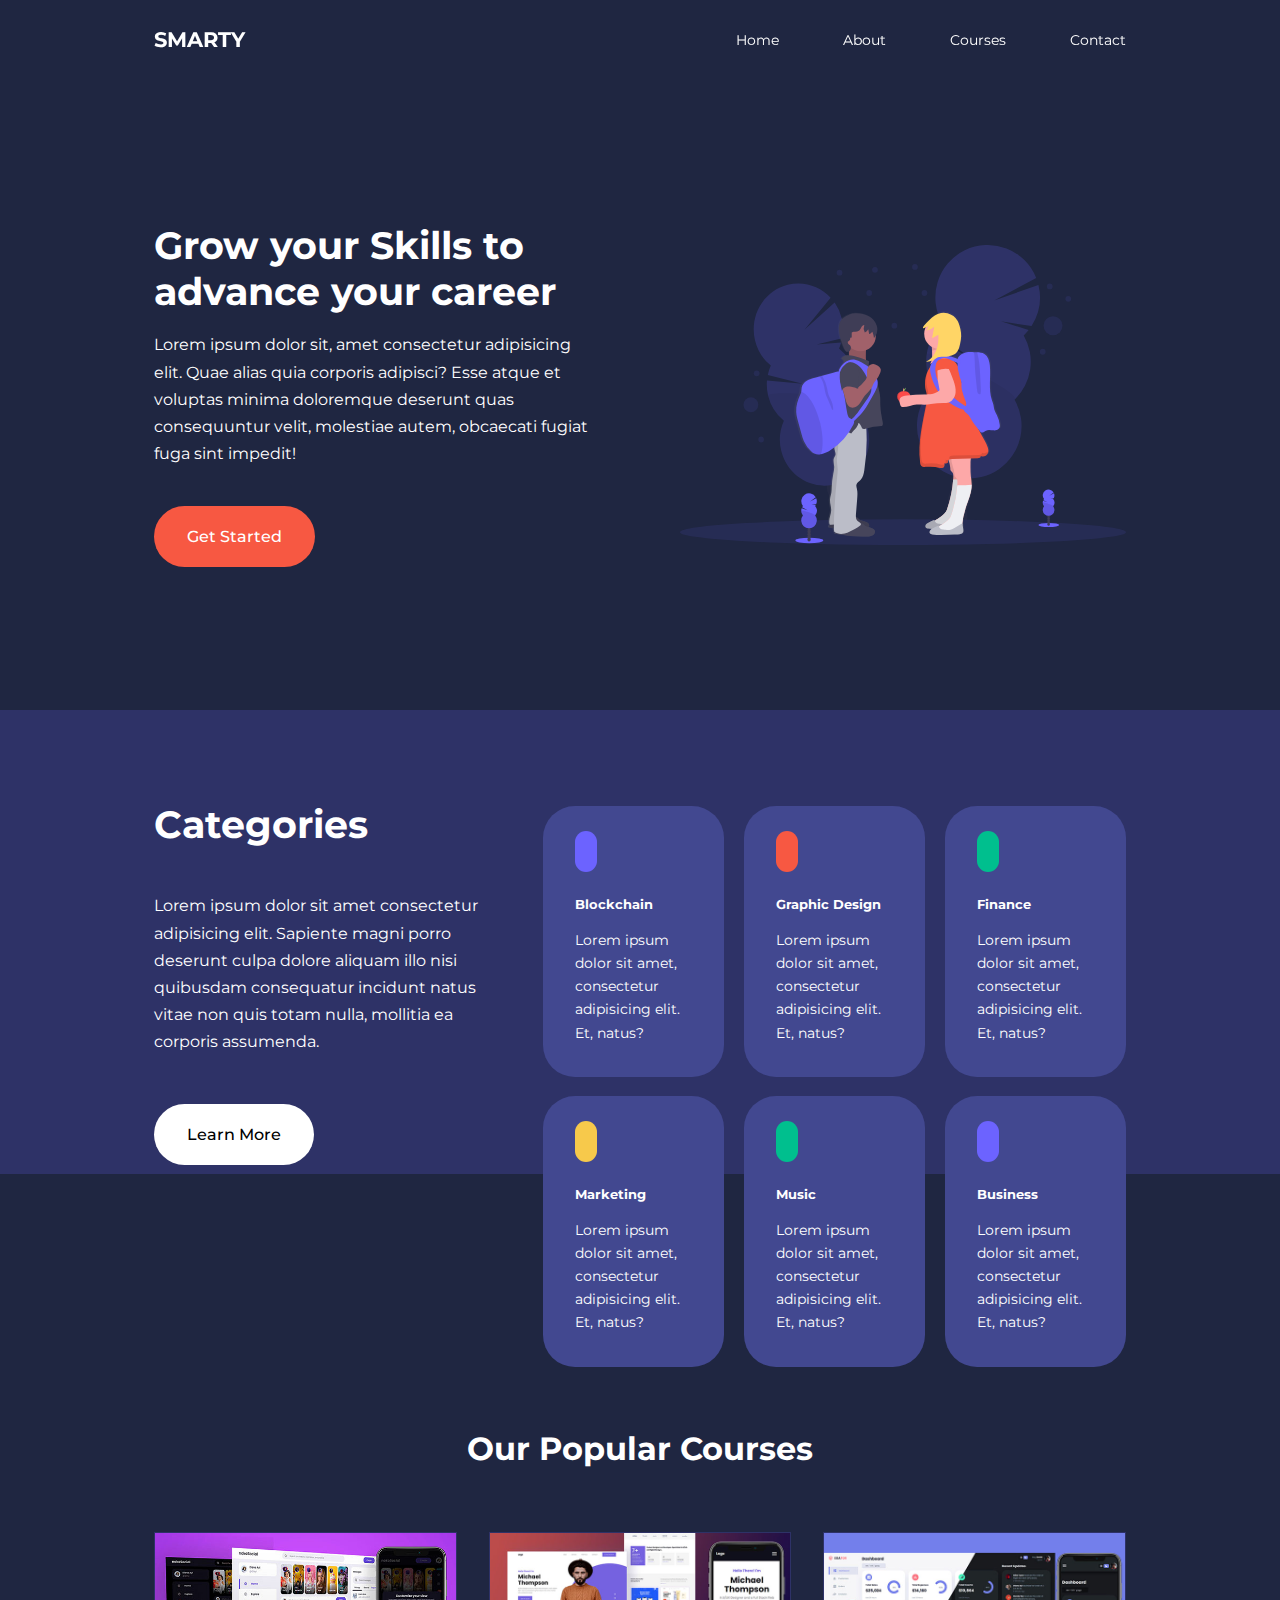
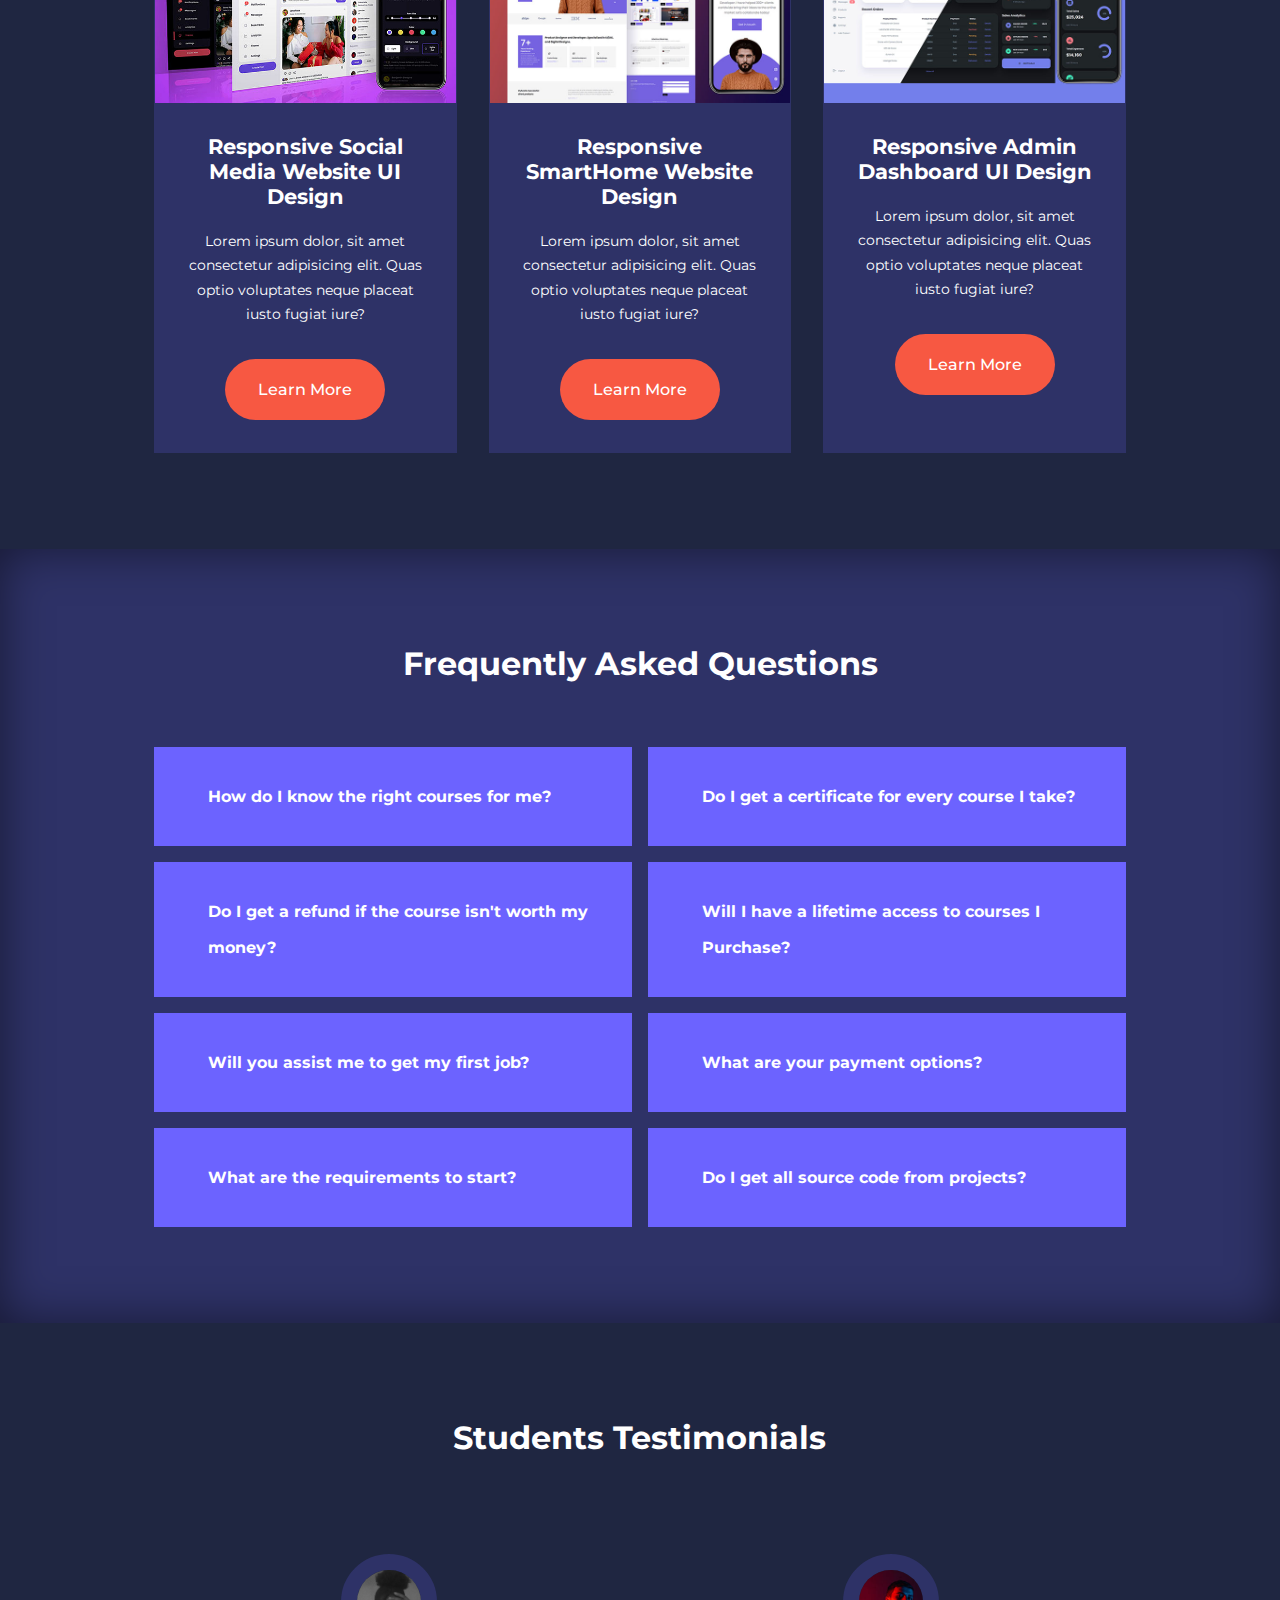
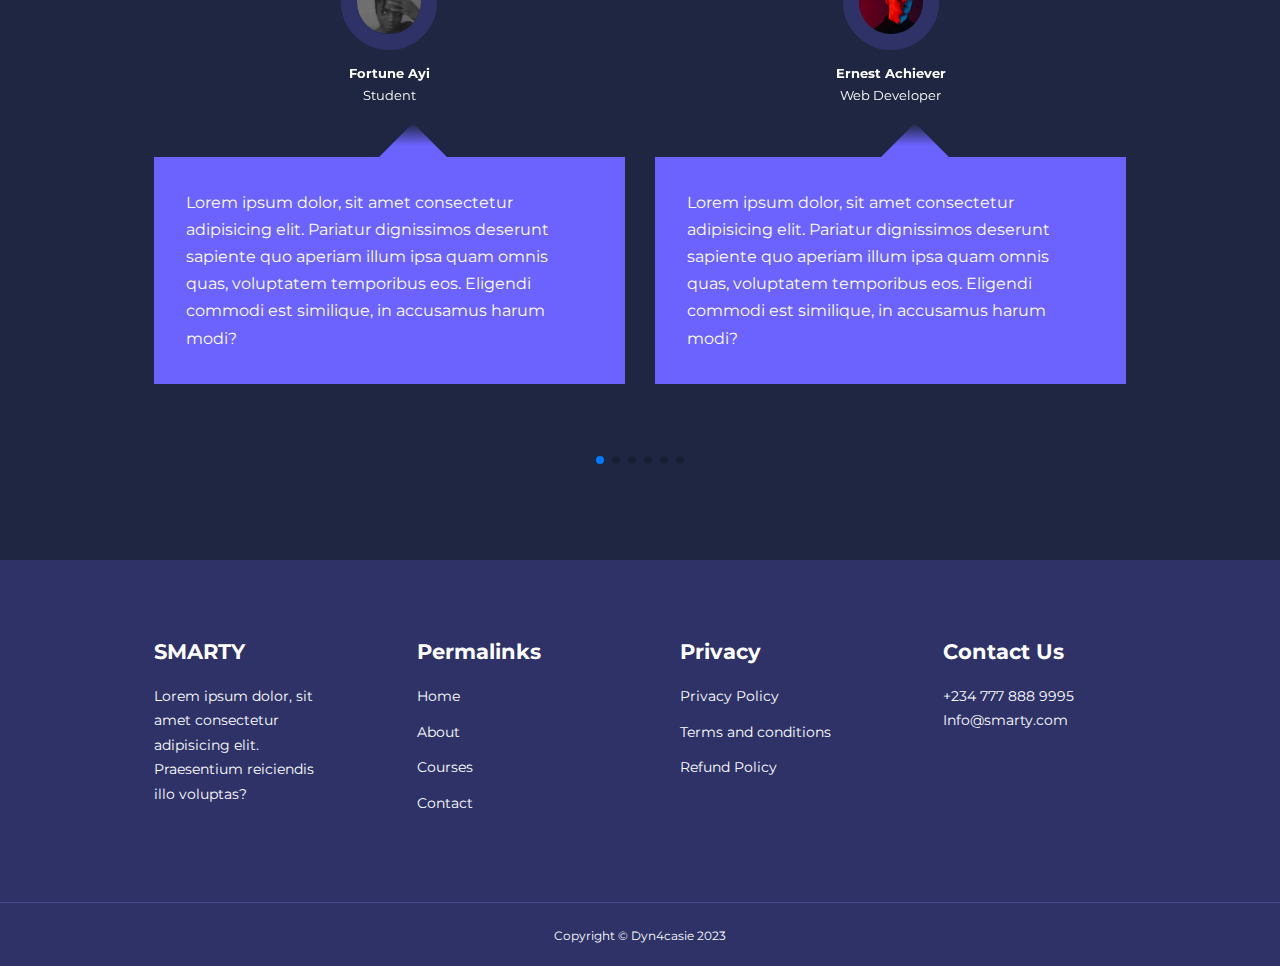
<file: index.html>
<!DOCTYPE html>
<html lang="en">
<head>
    <meta charset="UTF-8">
    <meta http-equiv="X-UA-Compatible" content="IE=edge">
    <meta name="viewport" content="width=device-width, initial-scale=1.0">
    <title>Smarty Education Website Using HTML, CSS $ Javascript</title>

    <link rel="stylesheet" href="./css/style.css">
    
    <!--iconscout cdn below-->
    
    <link rel="stylesheet" href="https://unicons.iconscout.com/release/v4.0.0/css/line.css">

    <!--Google fonts-->
    <link rel="preconnect" href="https://fonts.googleapis.com">
    <link rel="preconnect" href="https://fonts.gstatic.com" crossorigin>
    <link href="https://fonts.googleapis.com/css2?family=Montserrat:wght@300;400;500;600;700;800;900&display=swap" rel="stylesheet">

    <!-- SWIPER JS -->
    <link rel="stylesheet" href="https://cdn.jsdelivr.net/npm/swiper@9/swiper-bundle.min.css"/>

</head>
<body>
    <nav>
        <div class="container nav__container">
            <a href="index.html"><h4>SMARTY</h4></a>
            <ul class="nav__menu">
                <li><a href="index.html">Home</a></li>
                <li><a href="about.html">About</a></li>
                <li><a href="courses.html">Courses</a></li>
                <li><a href="contact.html">Contact</a></li>
            </ul>
            <button id="open-menu-btn"><i class="uil uil-bars"></i></button>
            <button id="close-menu-btn"><i class="uil uil-multiply"></i></button>
        </div>
    </nav>
<!--========================== END OF NAVBAR =============================-->

    <header>
        <div class="container header__container">
            <div class="header__left">
                <h1>Grow your Skills to advance your career</h1>
                <p>Lorem ipsum dolor sit, amet consectetur adipisicing elit. Quae alias quia corporis adipisci? Esse atque et voluptas minima doloremque deserunt quas consequuntur velit, molestiae autem, obcaecati fugiat fuga sint impedit!
                </p>
                <a href="courses.html" class="btn btn_primary">Get Started</a>
            </div>

            <div class="header__right">
                <div class="header__right-image">
                    <img src="images/header.svg" alt="">
                </div>
            </div>
        </div>
    </header>
<!--========================== END OF HEADER =============================-->


    <section class="categories">
        <div class="container categories__container">
            <div class="categories__left">
                <h1>Categories</h1>
                <p>
                    Lorem ipsum dolor sit amet consectetur adipisicing elit. Sapiente magni porro deserunt culpa dolore aliquam illo nisi quibusdam consequatur incidunt natus vitae non quis totam nulla, mollitia ea corporis assumenda.
                </p>
                <a href="#" class="btn">Learn More</a>
            </div>

            <div class="categories__right">
                <article class="category">
                    <span class="category__icon">
                        <i class="uil uil-bitcoin-circle"></i>
                    </span>
                    <h5>Blockchain</h5>
                    <p>Lorem ipsum dolor sit amet, consectetur adipisicing elit. Et, natus?</p>
                </article>

                <article class="category">
                    <span class="category__icon">
                        <i class="uil uil-palette"></i>
                    </span>
                    <h5>Graphic Design</h5>
                    <p>Lorem ipsum dolor sit amet, consectetur adipisicing elit. Et, natus?</p>
                </article>

                <article class="category">
                    <span class="category__icon">
                        <i class="uil uil-usd-circle"></i>
                    </span>
                    <h5>Finance</h5>
                    <p>Lorem ipsum dolor sit amet, consectetur adipisicing elit. Et, natus?</p>
                </article>

                <article class="category">
                    <span class="category__icon">
                        <i class="uil uil-megaphone"></i>
                    </span>
                    <h5>Marketing</h5>
                    <p>Lorem ipsum dolor sit amet, consectetur adipisicing elit. Et, natus?</p>
                </article>

                <article class="category">
                    <span class="category__icon">
                        <i class="uil uil-music"></i>
                    </span>
                    <h5>Music</h5>
                    <p>Lorem ipsum dolor sit amet, consectetur adipisicing elit. Et, natus?</p>
                </article>

                <article class="category">
                    <span class="category__icon">
                        <i class="uil uil-puzzle-piece"></i>
                    </span>
                    <h5>Business</h5>
                    <p>Lorem ipsum dolor sit amet, consectetur adipisicing elit. Et, natus?</p>
                </article>
            </div>
        </div>
    </section>
<!--========================== END OF CATEGORIES =============================-->


    <section class="courses">
        <h2>Our Popular Courses</h2>
        <div class="container courses__container">
            <article class="course">
                <div class="course__image">
                    <img src="images/course1.jpg" alt="">
                </div>
                <div class="course__info">
                        <h4>Responsive Social Media Website UI Design</h4>
                    <p>
                        Lorem ipsum dolor, sit amet consectetur adipisicing elit. Quas optio voluptates neque placeat iusto fugiat iure?
                    </p>
                    <a href="courses.html" class="btn btn_primary">Learn More</a>
                </div>         
            </article>

            <article class="course">
                <div class="course__image">
                    <img src="images/course2.jpg" alt="">
                </div>
                <div class="course__info">
                    <h4>Responsive SmartHome Website Design</h4>
                    <p>
                        Lorem ipsum dolor, sit amet consectetur adipisicing elit. Quas optio voluptates neque placeat iusto fugiat iure?
                    </p>
                    <a href="courses.html" class="btn btn_primary">Learn More</a>
                </div>
            </article>

            <article class="course">
                <div class="course__image">
                    <img src="images/course3.jpg" alt="">
                </div>
                <div class="course__info">
                    <h4>Responsive Admin Dashboard UI Design</h4>
                    <p>
                        Lorem ipsum dolor, sit amet consectetur adipisicing elit. Quas optio voluptates neque placeat iusto fugiat iure?
                    </p>
                    <a href="courses.html" class="btn btn_primary">Learn More</a>
                </div>
            </article>
        </div>
    </section>
<!--========================== END OF COURSES =============================-->

    <section class="faqs">
        <h2>Frequently Asked Questions</h2>
        <div class="container faqs__container">
            <article class="faq">
                <div class="faq__icon"><i class="uil uil-plus"></i></div>
                <div class="question__answer">
                    <h4>How do I know the right courses for me?</h4>
                    <p>
                        Lorem ipsum dolor sit amet, consectetur adipisicing elit. Eius at, harum ex delectus cupiditate tempore culpa modi beatae quibusdam sapiente quis velit unde distinctio minus reiciendis, quidem ea, quas quae.
                    </p>
                </div>
            </article>

            <article class="faq">
                <div class="faq__icon"><i class="uil uil-plus"></i></div>
                <div class="question__answer">
                    <h4>Do I get a certificate for every course I take?</h4>
                    <p>
                        Lorem ipsum dolor sit amet, consectetur adipisicing elit. Eius at, harum ex delectus cupiditate tempore culpa modi beatae quibusdam sapiente quis velit unde distinctio minus reiciendis, quidem ea, quas quae.
                    </p>
                </div>
            </article>

            <article class="faq">
                <div class="faq__icon"><i class="uil uil-plus"></i></div>
                <div class="question__answer">
                    <h4>Do I get a refund if the course isn't worth my money?</h4>
                    <p>
                        Lorem ipsum dolor sit amet, consectetur adipisicing elit. Eius at, harum ex delectus cupiditate tempore culpa modi beatae quibusdam sapiente quis velit unde distinctio minus reiciendis, quidem ea, quas quae.
                    </p>
                </div>
            </article>

            <article class="faq">
                <div class="faq__icon"><i class="uil uil-plus"></i></div>
                <div class="question__answer">
                    <h4>Will I have a lifetime access to courses I Purchase?</h4>
                    <p>
                        Lorem ipsum dolor sit amet, consectetur adipisicing elit. Eius at, harum ex delectus cupiditate tempore culpa modi beatae quibusdam sapiente quis velit unde distinctio minus reiciendis, quidem ea, quas quae.
                    </p>
                </div>
            </article>

            <article class="faq">
                <div class="faq__icon"><i class="uil uil-plus"></i></div>
                <div class="question__answer">
                    <h4>Will you assist me to get my first job?</h4>
                    <p>
                        Lorem ipsum dolor sit amet, consectetur adipisicing elit. Eius at, harum ex delectus cupiditate tempore culpa modi beatae quibusdam sapiente quis velit unde distinctio minus reiciendis, quidem ea, quas quae.
                    </p>
                </div>
            </article>

            <article class="faq">
                <div class="faq__icon"><i class="uil uil-plus"></i></div>
                <div class="question__answer">
                    <h4>What are your payment options?</h4>
                    <p>
                        Lorem ipsum dolor sit amet, consectetur adipisicing elit. Eius at, harum ex delectus cupiditate tempore culpa modi beatae quibusdam sapiente quis velit unde distinctio minus reiciendis, quidem ea, quas quae.
                    </p>
                </div>
            </article>

            <article class="faq">
                <div class="faq__icon"><i class="uil uil-plus"></i></div>
                <div class="question__answer">
                    <h4>What are the requirements to start?</h4>
                    <p>
                        Lorem ipsum dolor sit amet, consectetur adipisicing elit. Eius at, harum ex delectus cupiditate tempore culpa modi beatae quibusdam sapiente quis velit unde distinctio minus reiciendis, quidem ea, quas quae.
                    </p>
                </div>
            </article>

            <article class="faq">
                <div class="faq__icon"><i class="uil uil-plus"></i></div>
                <div class="question__answer">
                    <h4>Do I get all source code from projects?</h4>
                    <p>
                        Lorem ipsum dolor sit amet, consectetur adipisicing elit. Eius at, harum ex delectus cupiditate tempore culpa modi beatae quibusdam sapiente quis velit unde distinctio minus reiciendis, quidem ea, quas quae.
                    </p>
                </div>
            </article>
        </div>
    </section>

<!--========================== END OF FAQs =============================-->

    <section class="container testimonials__container mySwiper">
        <h2>Students Testimonials</h2>
        <div class="swiper-wrapper">
            <article class="testimonial swiper-slide">
                <div class="avatar">
                    <img src="images/avatar10.jpg" alt="">
                </div>
                <div class="testimonial__info">
                    <h5>Fortune Ayi</h5>
                    <small>Student</small>
                </div>
                <div class="testimonial__body">
                    <p>
                        Lorem ipsum dolor, sit amet consectetur adipisicing elit. Pariatur dignissimos deserunt sapiente quo aperiam illum ipsa quam omnis quas, voluptatem temporibus eos. Eligendi commodi est similique, in accusamus harum modi?
                    </p>
                </div>
            </article>

            <article class="testimonial swiper-slide">
                <div class="avatar">
                    <img src="images/avatar2.jpg" alt="">
                </div>
                <div class="testimonial__info">
                    <h5>Ernest Achiever</h5>
                    <small>Web Developer</small>
                </div>
                <div class="testimonial__body">
                    <p>
                        Lorem ipsum dolor, sit amet consectetur adipisicing elit. Pariatur dignissimos deserunt sapiente quo aperiam illum ipsa quam omnis quas, voluptatem temporibus eos. Eligendi commodi est similique, in accusamus harum modi?
                    </p>
                </div>
            </article>

            <article class="testimonial swiper-slide">
                <div class="avatar">
                    <img src="images/avatar3.jpg" alt="">
                </div>
                <div class="testimonial__info">
                    <h5>Sultan Akintunde</h5>
                    <small>Student</small>
                </div>
                <div class="testimonial__body">
                    <p>
                        Lorem ipsum dolor, sit amet consectetur adipisicing elit. Pariatur dignissimos deserunt sapiente quo aperiam illum ipsa quam omnis quas, voluptatem temporibus eos. Eligendi commodi est similique, in accusamus harum modi?
                    </p>
                </div>
            </article>

            <article class="testimonial swiper-slide">
                <div class="avatar">
                    <img src="images/avatar4.jpg" alt="">
                </div>
                <div class="testimonial__info">
                    <h5>Janet Twist</h5>
                    <small>Model</small>
                </div>
                <div class="testimonial__body">
                    <p>
                        Lorem ipsum dolor, sit amet consectetur adipisicing elit. Pariatur dignissimos deserunt sapiente quo aperiam illum ipsa quam omnis quas, voluptatem temporibus eos. Eligendi commodi est similique, in accusamus harum modi?
                    </p>
                </div>
            </article>

            <article class="testimonial swiper-slide">
                <div class="avatar">
                    <img src="images/avatar5.jpg" alt="">
                </div>
                <div class="testimonial__info">
                    <h5>Jane Manager</h5>
                    <small>Student</small>
                </div>
                <div class="testimonial__body">
                    <p>
                        Lorem ipsum dolor, sit amet consectetur adipisicing elit. Pariatur dignissimos deserunt sapiente quo aperiam illum ipsa quam omnis quas, voluptatem temporibus eos. Eligendi commodi est similique, in accusamus harum modi?
                    </p>
                </div>
            </article>

            <article class="testimonial swiper-slide">
                <div class="avatar">
                    <img src="images/avatar8.jpg" alt="">
                </div>
                <div class="testimonial__info">
                    <h5>Alex Detunji</h5>
                    <small>Web Developer</small>
                </div>
                <div class="testimonial__body">
                    <p>
                        Lorem ipsum dolor, sit amet consectetur adipisicing elit. Pariatur dignissimos deserunt sapiente quo aperiam illum ipsa quam omnis quas, voluptatem temporibus eos. Eligendi commodi est similique, in accusamus harum modi?
                    </p>
                </div>
            </article>

            <article class="testimonial swiper-slide">
                <div class="avatar">
                    <img src="images/avatar7.jpg" alt="">
                </div>
                <div class="testimonial__info">
                    <h5>Monalisa Camden</h5>
                    <small>Student</small>
                </div>
                <div class="testimonial__body">
                    <p>
                        Lorem ipsum dolor, sit amet consectetur adipisicing elit. Pariatur dignissimos deserunt sapiente quo aperiam illum ipsa quam omnis quas, voluptatem temporibus eos. Eligendi commodi est similique, in accusamus harum modi?
                    </p>
                </div>
            </article>
        </div>
        <div class="swiper-pagination"></div>
    </section>

<!--========================== END OF TESTIMONIALS =============================-->

    <footer>
        <div class="container footer__container">
            <div class="footer__1">
                <a href="index.html" class="footer__logo"><h4>SMARTY</h4></a>
                <p>
                    Lorem ipsum dolor, sit amet consectetur adipisicing elit. Praesentium reiciendis illo voluptas?
                </p>
            </div>

            <div class="footer__2">
                <h4>Permalinks</h4>
                <ul class="permalinks">
                    <li><a href="index.html">Home</a></li>
                    <li><a href="about.html">About</a></li>
                    <li><a href="courses.html">Courses</a></li>
                    <li><a href="contact.html">Contact</a></li>
                </ul>
            </div>

            <div class="footer__3">
                <h4>Privacy</h4>
                <ul class="privacy">
                    <li><a href="#">Privacy Policy</a></li>
                    <li><a href="#">Terms and conditions</a></li>
                    <li><a href="#">Refund Policy</a></li>
                </ul>
            </div>

            <div class="footer__4">
                <h4>Contact Us</h4>
                <div>
                    <p>+234 777 888 9995</p>
                    <p>Info@smarty.com</p>
                </div>

                <ul class="footer__socials">
                    <li>
                        <a href="#"><i class="uil uil-facebook-f"></i></a>
                    </li>
                    <li>
                        <a href="#"><i class="uil uil-instagram-alt"></i></a>
                    </li>
                    <li>
                        <a href="#"><i class="uil uil-twitter"></i></a>
                    </li>
                    <li>
                        <a href="#"><i class="uil uil-linkedin-alt"></i></a>
                    </li>
                </ul>
            </div>
        </div>

        <div class="footer__copyright">
            <small>Copyright &copy; Dyn4casie 2023</small>
        </div>
    </footer>

<!--========================== END OF FOOTER =============================-->

<script src="https://cdn.jsdelivr.net/npm/swiper@9/swiper-bundle.min.js"></script>
<script src="main.js"></script>

<script>
    var swiper = new Swiper(".mySwiper", {
      slidesPerView: 1,
      spaceBetween: 30,
      pagination: {
        el: ".swiper-pagination",
        clickable: true,
      },
      //when window width is >= 600px
      breakpoints: {
        600: {
            slidesPerView: 2,
        }
      }
    });
</script>
</body>
</html>
</file>
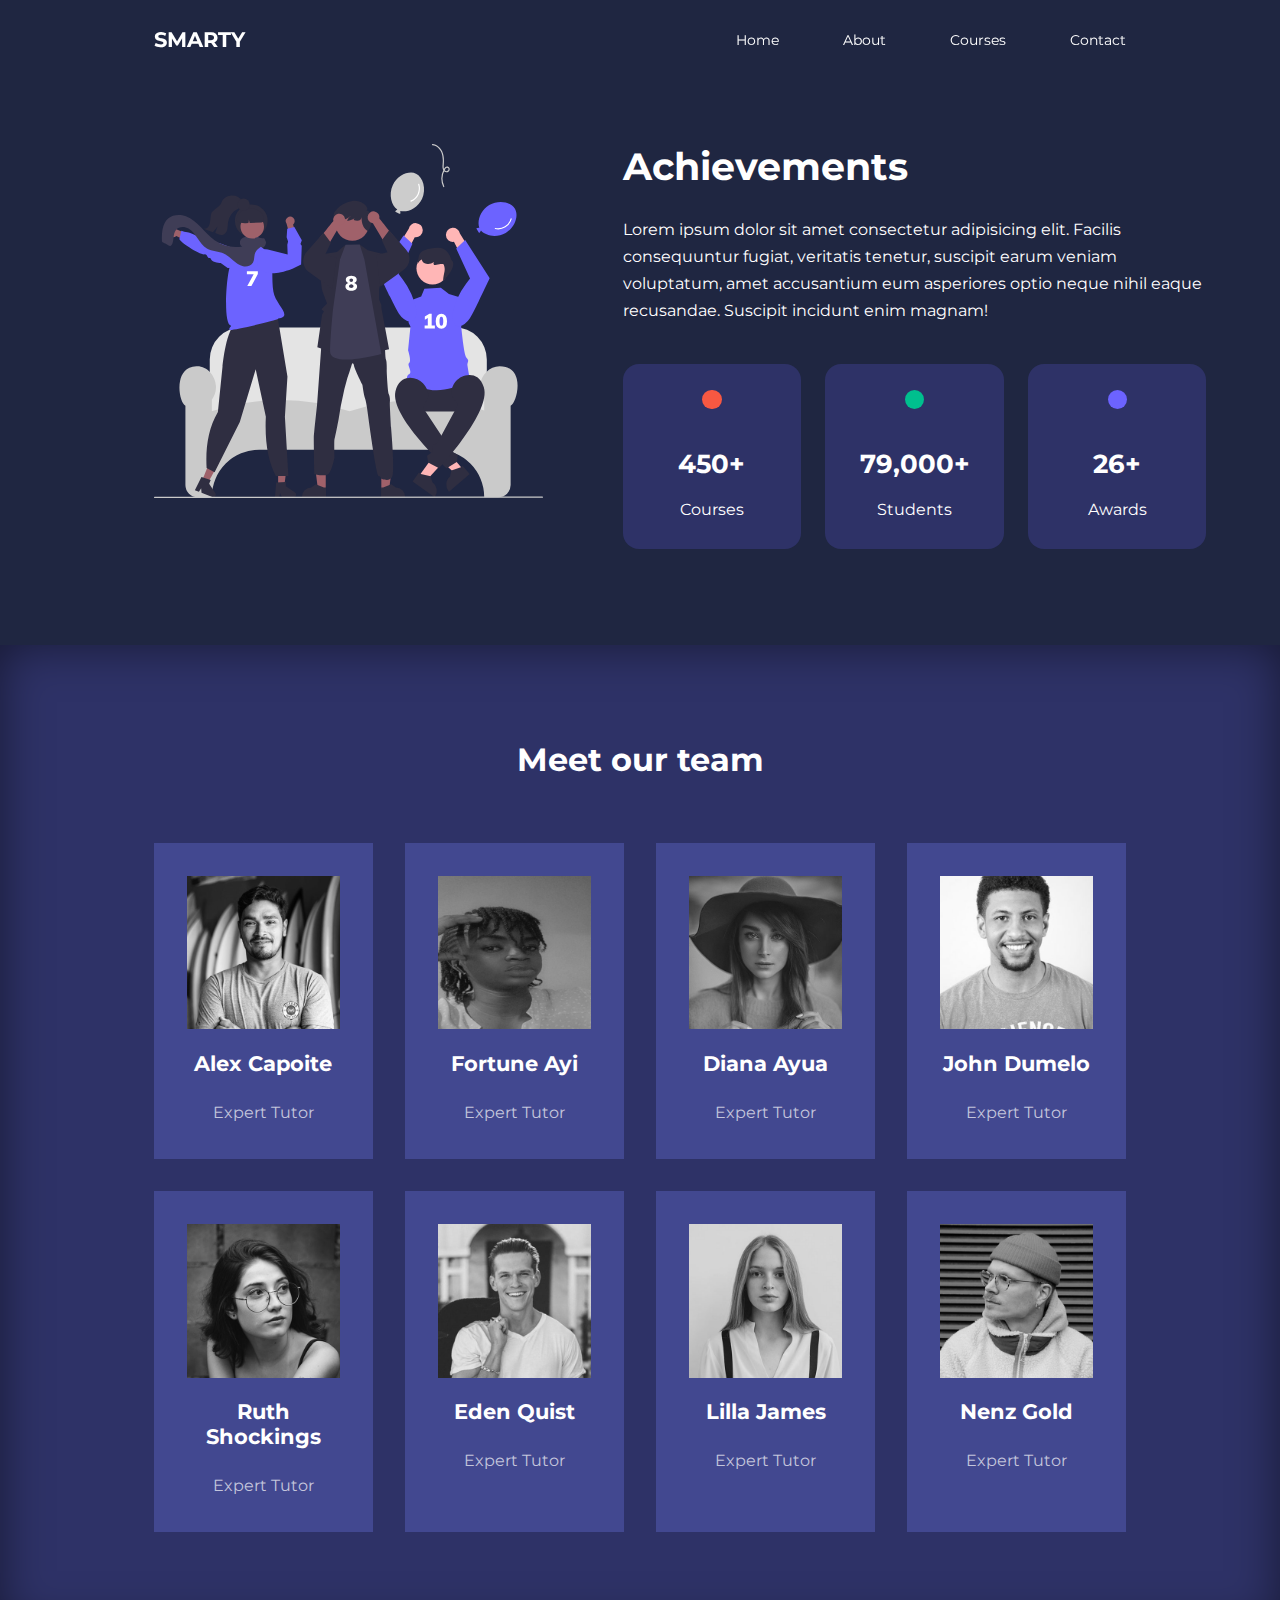
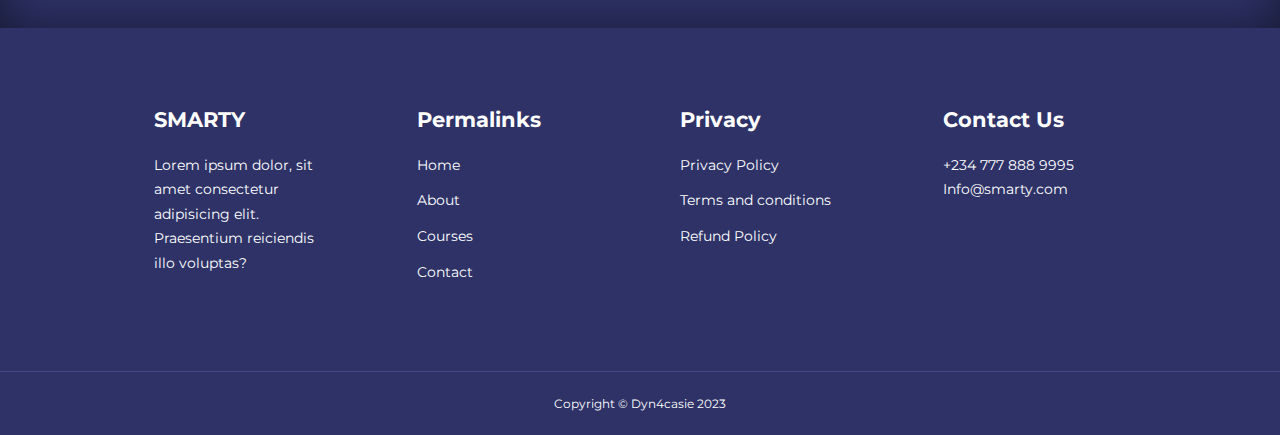
<file: about.html>
<!DOCTYPE html>
<html lang="en">
<head>
    <meta charset="UTF-8">
    <meta http-equiv="X-UA-Compatible" content="IE=edge">
    <meta name="viewport" content="width=device-width, initial-scale=1.0">
    <title>Smarty Education Website Using HTML, CSS $ Javascript</title>

    <link rel="stylesheet" href="./css/style.css">
    <link rel="stylesheet" href="./css/about.css">
    
    <!--iconscout cdn below-->
    
    <link rel="stylesheet" href="https://unicons.iconscout.com/release/v4.0.0/css/line.css">

    <!--Google fonts-->
    <link rel="preconnect" href="https://fonts.googleapis.com">
    <link rel="preconnect" href="https://fonts.gstatic.com" crossorigin>
    <link href="https://fonts.googleapis.com/css2?family=Montserrat:wght@300;400;500;600;700;800;900&display=swap" rel="stylesheet">

</head>
<body>
    <nav>
        <div class="container nav__container">
            <a href="index.html"><h4>SMARTY</h4></a>
            <ul class="nav__menu">
                <li><a href="index.html">Home</a></li>
                <li><a href="about.html">About</a></li>
                <li><a href="courses.html">Courses</a></li>
                <li><a href="contact.html">Contact</a></li>
            </ul>
            <button id="open-menu-btn"><i class="uil uil-bars"></i></button>
            <button id="close-menu-btn"><i class="uil uil-multiply"></i></button>
        </div>
    </nav>
<!--========================== END OF NAVBAR =============================-->

    <section class="about__achievements">
        <div class="container about__achievements-container">
            <div class="about__achievements-left">
                <img src="images/about achievements.svg" alt="">
            </div>

            <div class="about__achievements-right">
                <h1>Achievements</h1>
                <p>
                    Lorem ipsum dolor sit amet consectetur adipisicing elit. Facilis consequuntur fugiat, veritatis tenetur, suscipit earum veniam voluptatum, amet accusantium eum asperiores optio neque nihil eaque recusandae. Suscipit incidunt enim magnam!
                </p>
            
                <div class="achievements__cards">
                    <article class="achievement__card">
                        <span class="achievement__icon">
                            <i class="uil uil-video"></i>
                        </span>
                        <h3>450+</h3>
                        <p>Courses</p>
                    </article> 
                
                    <article class="achievement__card">
                        <span class="achievement__icon">
                            <i class="uil uil-users-alt"></i>
                        </span>
                        <h3>79,000+</h3>
                        <p>Students</p>
                    </article> 

                    <article class="achievement__card">
                        <span class="achievement__icon">
                            <i class="uil uil-trophy"></i>
                        </span>
                        <h3>26+</h3>
                        <p>Awards</p>
                    </article> 

                </div>
            </div>
        </div>
    </section>



 <!-- =================== END OF ACHIEVEMENT ================= -->





    <section class="team">
        <h2>Meet our team</h2>
        <div class="container team__container">
           <article class="team__member">
            <div class="team__member-image">
                <img src="./images/tm1.jpg" alt="">
            </div>
            <div class="team__member-info">
                <h4>Alex Capoite</h4>
                <p>Expert Tutor</p>
            </div>
            <div class="team__member-socials">
                <a href="https//instagram.com" target="_blank"><i class="uil uil-instagram"></i></a>
                <a href="https//twitter.com" target="_blank"><i class="uil uil-twitter-alt"></i></a>
                <a href="https//linkedin.com" target="_blank"><i class="uil uil-linkedin-alt"></i></a>
            </div>
           </article> 


           <article class="team__member">
            <div class="team__member-image">
                <img src="./images/tm11.jpg" alt="">
            </div>
            <div class="team__member-info">
                <h4>Fortune Ayi</h4>
                <p>Expert Tutor</p>
            </div>
            <div class="team__member-socials">
                <a href="https//instagram.com" target="_blank"><i class="uil uil-instagram"></i></a>
                <a href="https//twitter.com" target="_blank"><i class="uil uil-twitter-alt"></i></a>
                <a href="https//linkedin.com" target="_blank"><i class="uil uil-linkedin-alt"></i></a>
            </div>
           </article> 


           <article class="team__member">
            <div class="team__member-image">
                <img src="./images/tm3.jpg" alt="">
            </div>
            <div class="team__member-info">
                <h4>Diana Ayua</h4>
                <p>Expert Tutor</p>
            </div>
            <div class="team__member-socials">
                <a href="https//instagram.com" target="_blank"><i class="uil uil-instagram"></i></a>
                <a href="https//twitter.com" target="_blank"><i class="uil uil-twitter-alt"></i></a>
                <a href="https//linkedin.com" target="_blank"><i class="uil uil-linkedin-alt"></i></a>
            </div>
           </article> 


           <article class="team__member">
            <div class="team__member-image">
                <img src="./images/tm4.jpg" alt="">
            </div>
            <div class="team__member-info">
                <h4>John Dumelo</h4>
                <p>Expert Tutor</p>
            </div>
            <div class="team__member-socials">
                <a href="https//instagram.com" target="_blank"><i class="uil uil-instagram"></i></a>
                <a href="https//twitter.com" target="_blank"><i class="uil uil-twitter-alt"></i></a>
                <a href="https//linkedin.com" target="_blank"><i class="uil uil-linkedin-alt"></i></a>
            </div>
           </article> 


           <article class="team__member">
            <div class="team__member-image">
                <img src="./images/tm5.jpg" alt="">
            </div>
            <div class="team__member-info">
                <h4>Ruth Shockings</h4>
                <p>Expert Tutor</p>
            </div>
            <div class="team__member-socials">
                <a href="https//instagram.com" target="_blank"><i class="uil uil-instagram"></i></a>
                <a href="https//twitter.com" target="_blank"><i class="uil uil-twitter-alt"></i></a>
                <a href="https//linkedin.com" target="_blank"><i class="uil uil-linkedin-alt"></i></a>
            </div>
           </article> 


           <article class="team__member">
            <div class="team__member-image">
                <img src="./images/tm6.jpg" alt="">
            </div>
            <div class="team__member-info">
                <h4>Eden Quist</h4>
                <p>Expert Tutor</p>
            </div>
            <div class="team__member-socials">
                <a href="https//instagram.com" target="_blank"><i class="uil uil-instagram"></i></a>
                <a href="https//twitter.com" target="_blank"><i class="uil uil-twitter-alt"></i></a>
                <a href="https//linkedin.com" target="_blank"><i class="uil uil-linkedin-alt"></i></a>
            </div>
           </article> 


           <article class="team__member">
            <div class="team__member-image">
                <img src="./images/tm7.jpg" alt="">
            </div>
            <div class="team__member-info">
                <h4>Lilla James</h4>
                <p>Expert Tutor</p>
            </div>
            <div class="team__member-socials">
                <a href="https//instagram.com" target="_blank"><i class="uil uil-instagram"></i></a>
                <a href="https//twitter.com" target="_blank"><i class="uil uil-twitter-alt"></i></a>
                <a href="https//linkedin.com" target="_blank"><i class="uil uil-linkedin-alt"></i></a>
            </div>
           </article> 

           
           <article class="team__member">
            <div class="team__member-image">
                <img src="./images/tm8.jpg" alt="">
            </div>
            <div class="team__member-info">
                <h4>Nenz Gold</h4>
                <p>Expert Tutor</p>
            </div>
            <div class="team__member-socials">
                <a href="https//instagram.com" target="_blank"><i class="uil uil-instagram"></i></a>
                <a href="https//twitter.com" target="_blank"><i class="uil uil-twitter-alt"></i></a>
                <a href="https//linkedin.com" target="_blank"><i class="uil uil-linkedin-alt"></i></a>
            </div>
           </article> 
        </div>
    </section>
<!-- ================END OF TEAM SECTION------=========== -->
    </section>

<footer>
    <div class="container footer__container">
        <div class="footer__1">
            <a href="index.html" class="footer__logo"><h4>SMARTY</h4></a>
            <p>
                Lorem ipsum dolor, sit amet consectetur adipisicing elit. Praesentium reiciendis illo voluptas?
            </p>
        </div>

        <div class="footer__2">
            <h4>Permalinks</h4>
            <ul class="permalinks">
                <li><a href="index.html">Home</a></li>
                <li><a href="about.html">About</a></li>
                <li><a href="courses.html">Courses</a></li>
                <li><a href="contact.html">Contact</a></li>
            </ul>
        </div>

        <div class="footer__3">
            <h4>Privacy</h4>
            <ul class="privacy">
                <li><a href="#">Privacy Policy</a></li>
                <li><a href="#">Terms and conditions</a></li>
                <li><a href="#">Refund Policy</a></li>
            </ul>
        </div>

        <div class="footer__4">
            <h4>Contact Us</h4>
            <div>
                <p>+234 777 888 9995</p>
                <p>Info@smarty.com</p>
            </div>

            <ul class="footer__socials">
                <li>
                    <a href="#"><i class="uil uil-facebook-f"></i></a>
                </li>
                <li>
                    <a href="#"><i class="uil uil-instagram-alt"></i></a>
                </li>
                <li>
                    <a href="#"><i class="uil uil-twitter"></i></a>
                </li>
                <li>
                    <a href="#"><i class="uil uil-linkedin-alt"></i></a>
                </li>
            </ul>
        </div>
    </div>
    
    <div class="footer__copyright">
        <small>Copyright &copy; Dyn4casie 2023</small>
    </div>
</footer>

<!--========================== END OF FOOTER =============================-->

<script src="main.js"></script>

</body>
</html>
</file>
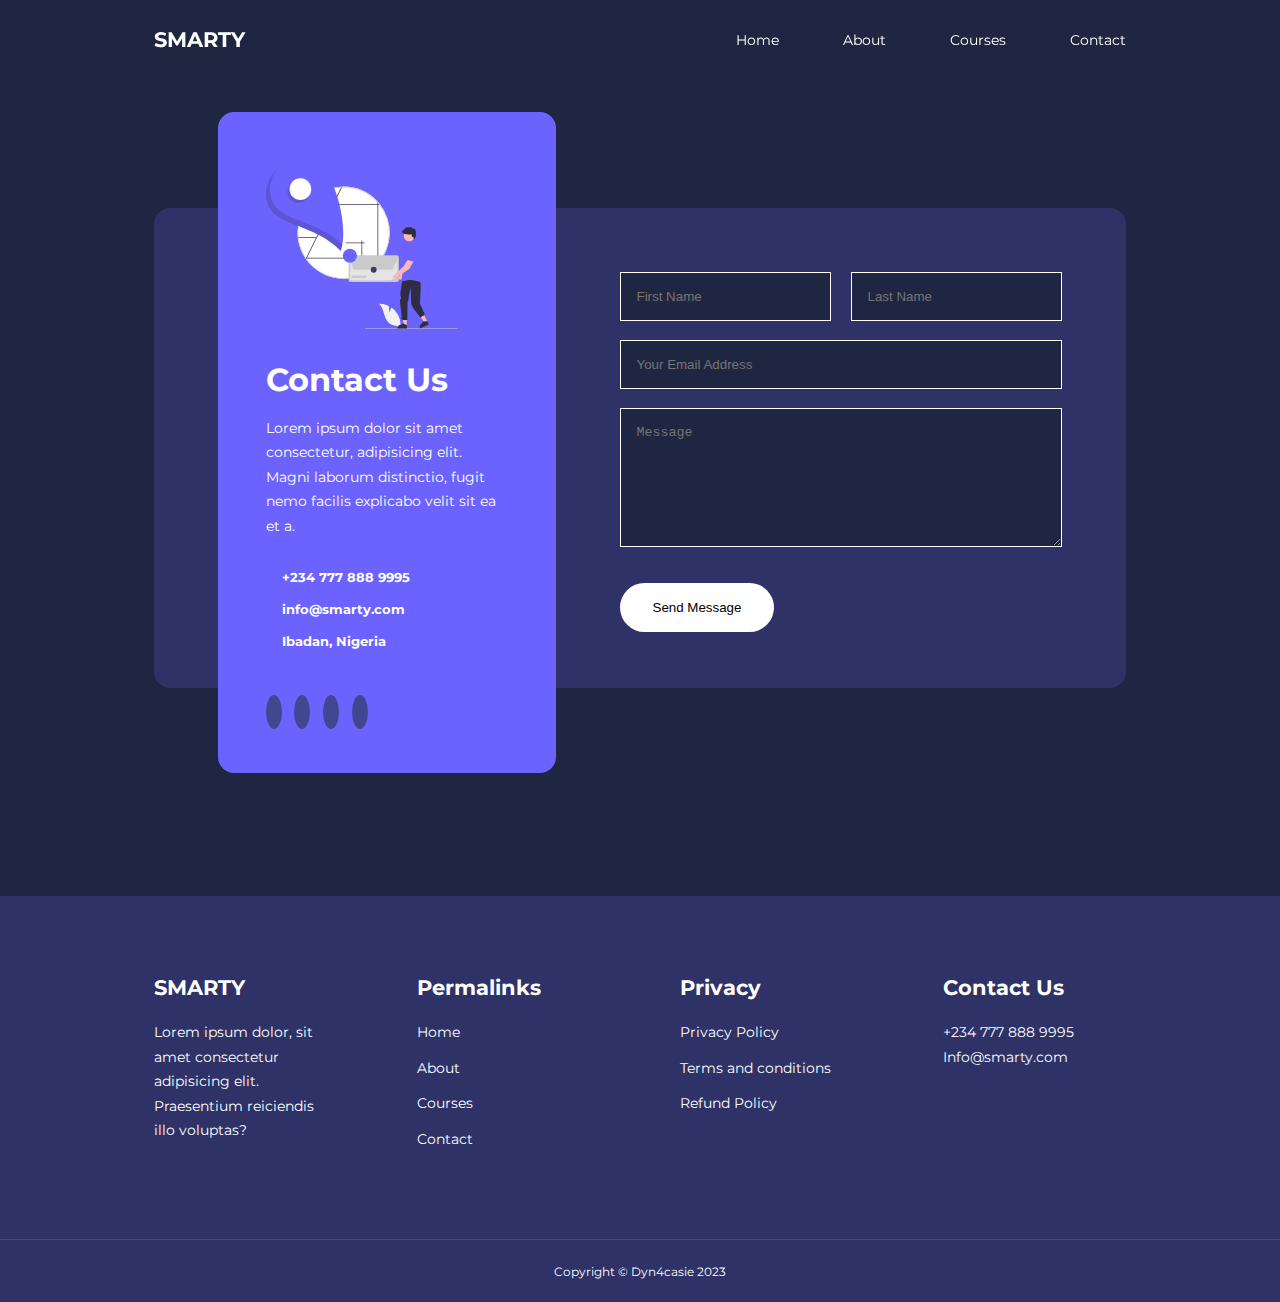
<file: contact.html>
<!DOCTYPE html>
<html lang="en">
<head>
    <meta charset="UTF-8">
    <meta http-equiv="X-UA-Compatible" content="IE=edge">
    <meta name="viewport" content="width=device-width, initial-scale=1.0">
    <title>Smarty Education Website Using HTML, CSS $ Javascript</title>

    <link rel="stylesheet" href="./css/style.css">
    <link rel="stylesheet" href="./css/contact.css">
    
    <!--iconscout cdn below-->
    
    <link rel="stylesheet" href="https://unicons.iconscout.com/release/v4.0.0/css/line.css">

    <!--Google fonts-->
    <link rel="preconnect" href="https://fonts.googleapis.com">
    <link rel="preconnect" href="https://fonts.gstatic.com" crossorigin>
    <link href="https://fonts.googleapis.com/css2?family=Montserrat:wght@300;400;500;600;700;800;900&display=swap" rel="stylesheet">

</head>
<body>
    <nav>
        <div class="container nav__container">
            <a href="index.html"><h4>SMARTY</h4></a>
            <ul class="nav__menu">
                <li><a href="index.html">Home</a></li>
                <li><a href="about.html">About</a></li>
                <li><a href="courses.html">Courses</a></li>
                <li><a href="contact.html">Contact</a></li>
            </ul>
            <button id="open-menu-btn"><i class="uil uil-bars"></i></button>
            <button id="close-menu-btn"><i class="uil uil-multiply"></i></button>
        </div>
    </nav>
<!--========================== END OF NAVBAR =============================-->


    <section class="contact">
        <div class="container contact__container">
            <aside class="contact__aside">
                <div class="aside__image">
                    <img src="./images/contact.svg">
                </div>
                <h2>Contact Us</h2>
                <p>
                    Lorem ipsum dolor sit amet consectetur, adipisicing elit. Magni 
                    laborum distinctio, fugit nemo facilis explicabo velit sit ea et a.
                </p>
                <ul class="contact__details">
                    <li>
                        <i class="uil uil-phone-times"></i>
                        <h5>+234 777 888 9995</h5>
                    </li>
                    <li>
                        <i class="uil uil-envelope"></i>
                        <h5>info@smarty.com</h5>
                    </li>
                    <li>
                        <i class="uil uil-location-point"></i>
                        <h5>Ibadan, Nigeria</h5>
                    </li>
                </ul>
                <ul class="contact__socials">
                    <li><a href="https://facebook.com"><i class="uil uil-facebook-f"></i></a></li>

                    <li><a href="https://www.instagram.com"><i class="uil uil-instagram"></i></a></li>

                    <li><a href="https://twitter.com"><i class="uil uil-twitter"></i></a></li>

                    <li><a href="https://linkedin.com"><i class="uil uil-linkedin"></i></a></li>
                </ul>
            </aside> 



            <form action="https://formspree.io/f/mdovzvgv" method="POST" class="contact__form">
                <div class="form__name">
                    <input type="text" name="First Name" placeholder="First Name" required>

                    <input type="text" name="Last Name" placeholder="Last Name" required>
                </div>
                <input type="email" name="Email Address" placeholder="Your Email Address" required>
                <textarea name="Message"  rows="7" placeholder="Message" required></textarea>
                <button type="submit" class="btn btn-primary">Send Message</button>
            </form> 
        </div>
    </section>


<footer>
    <div class="container footer__container">
        <div class="footer__1">
            <a href="index.html" class="footer__logo"><h4>SMARTY</h4></a>
            <p>
                Lorem ipsum dolor, sit amet consectetur adipisicing elit. Praesentium reiciendis illo voluptas?
            </p>
        </div>

        <div class="footer__2">
            <h4>Permalinks</h4>
            <ul class="permalinks">
                <li><a href="index.html">Home</a></li>
                <li><a href="about.html">About</a></li>
                <li><a href="courses.html">Courses</a></li>
                <li><a href="contact.html">Contact</a></li>
            </ul>
        </div>

        <div class="footer__3">
            <h4>Privacy</h4>
            <ul class="privacy">
                <li><a href="#">Privacy Policy</a></li>
                <li><a href="#">Terms and conditions</a></li>
                <li><a href="#">Refund Policy</a></li>
            </ul>
        </div>

        <div class="footer__4">
            <h4>Contact Us</h4>
            <div>
                <p>+234 777 888 9995</p>
                <p>Info@smarty.com</p>
            </div>

            <ul class="footer__socials">
                <li>
                    <a href="#"><i class="uil uil-facebook-f"></i></a>
                </li>
                <li>
                    <a href="#"><i class="uil uil-instagram-alt"></i></a>
                </li>
                <li>
                    <a href="#"><i class="uil uil-twitter"></i></a>
                </li>
                <li>
                    <a href="#"><i class="uil uil-linkedin-alt"></i></a>
                </li>
            </ul>
        </div>
    </div>
    
    <div class="footer__copyright">
        <small>Copyright &copy; Dyn4casie 2023</small>
    </div>
</footer>

<!--========================== END OF FOOTER =============================-->

<script src="main.js"></script>

</body>
</html>
</file>
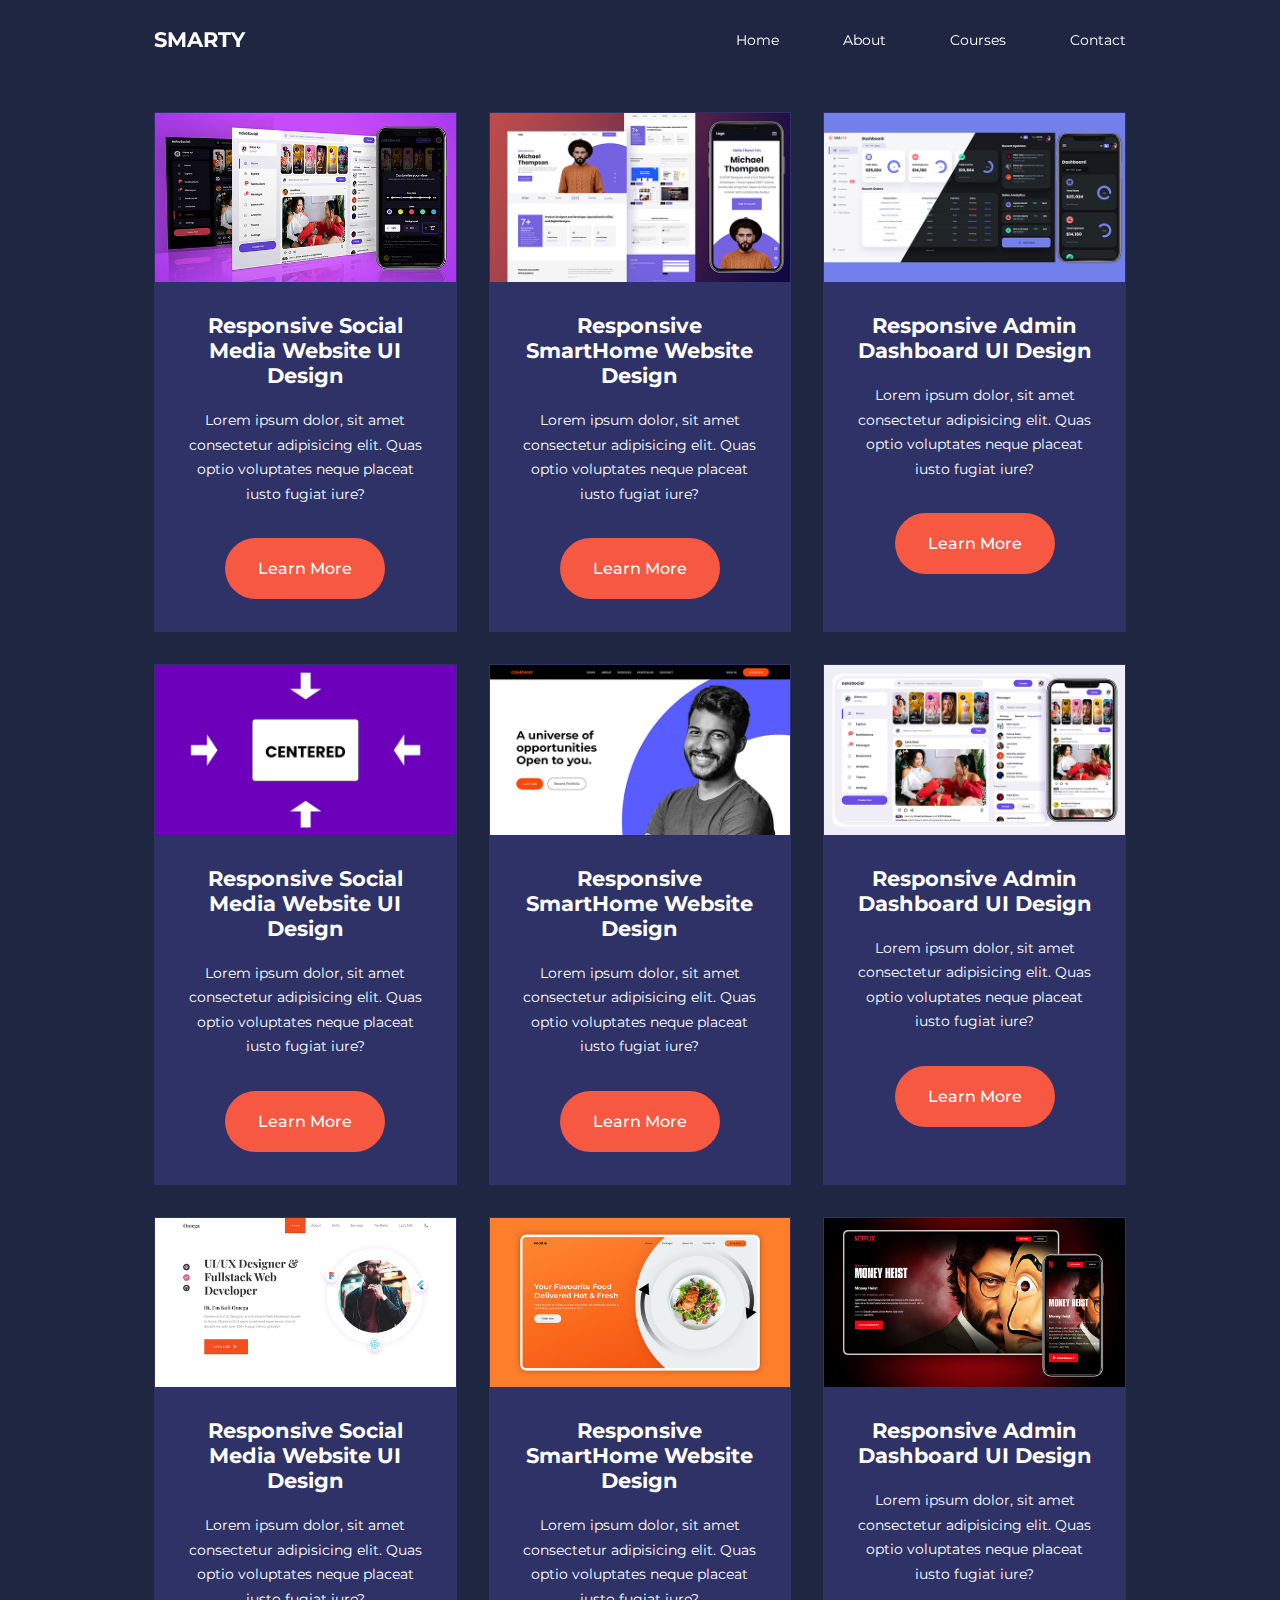
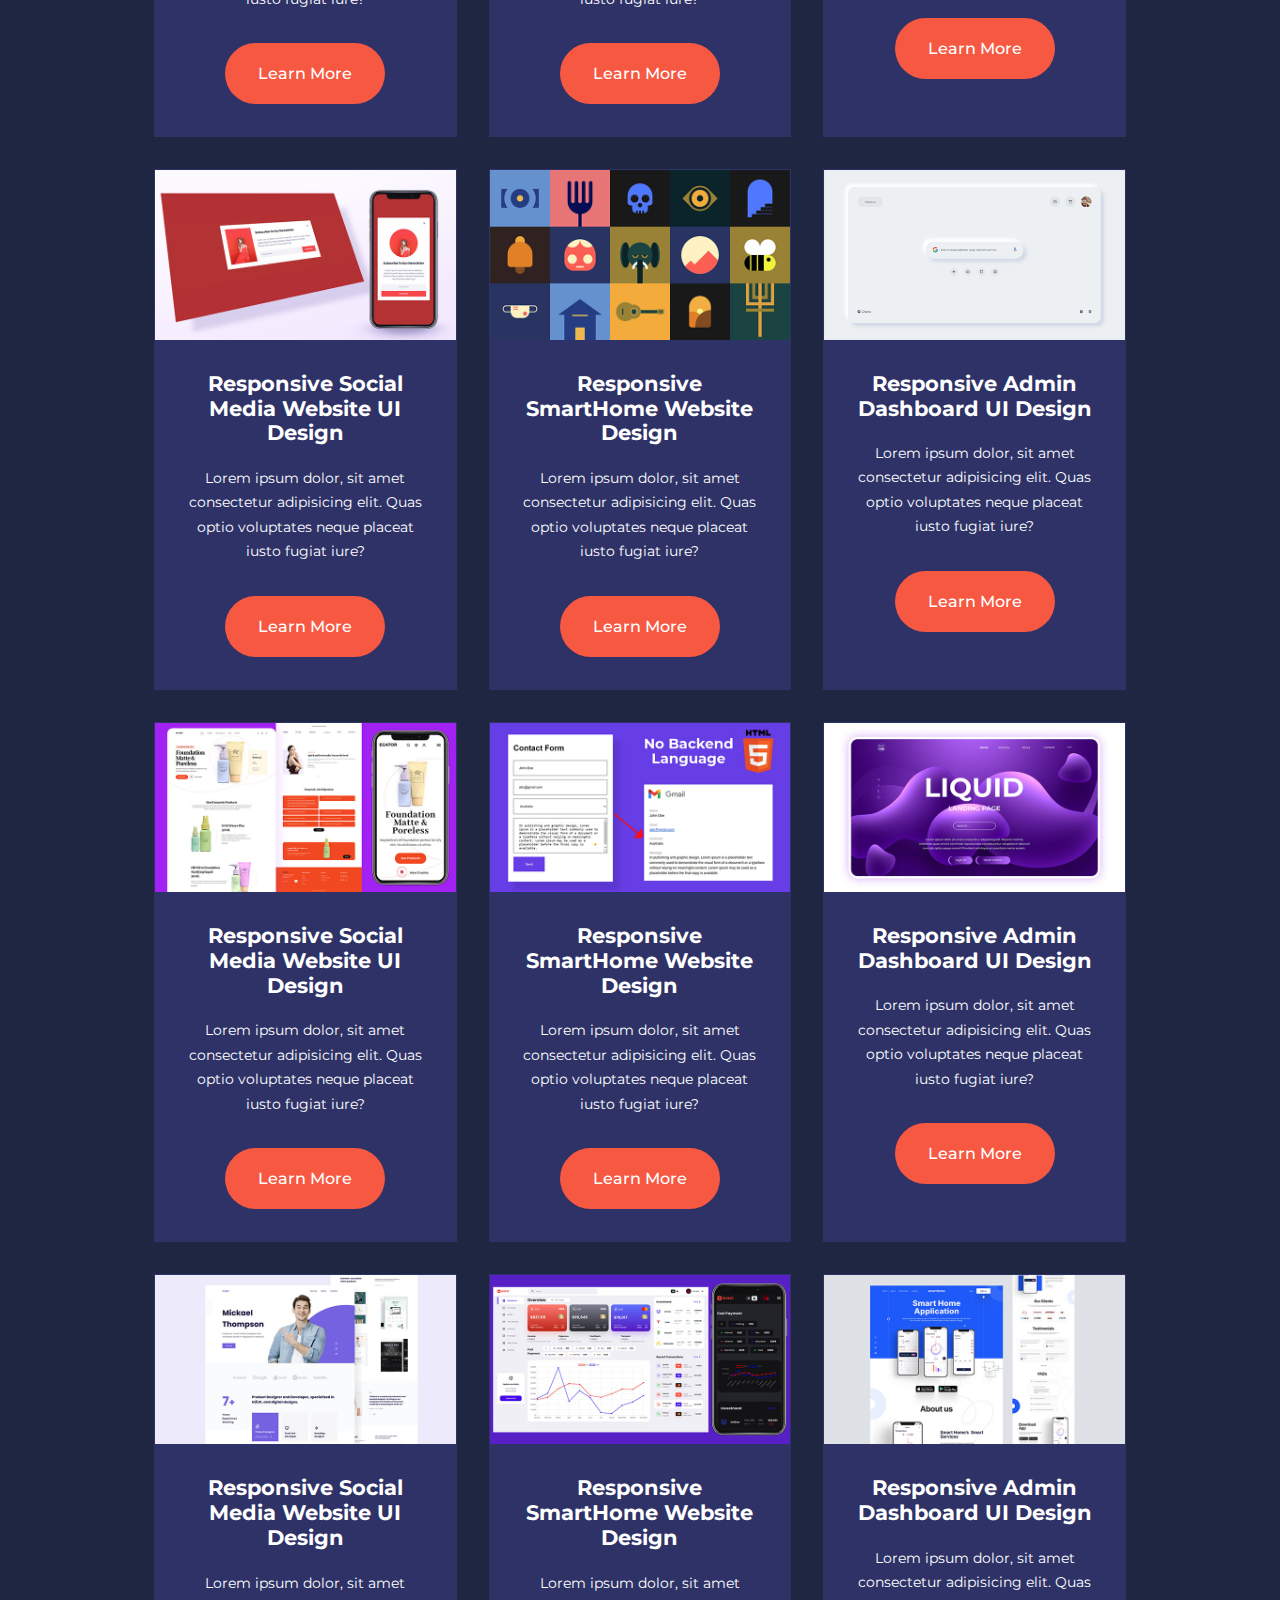
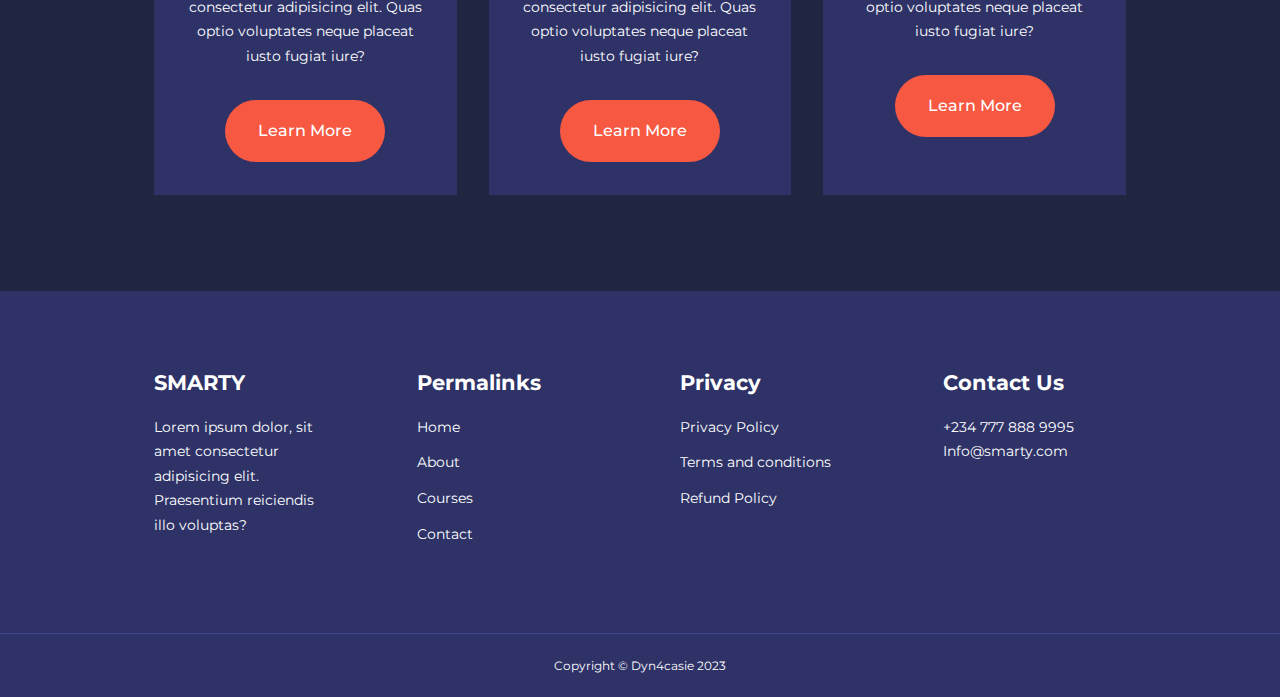
<file: courses.html>
<!DOCTYPE html>
<html lang="en">
<head>
    <meta charset="UTF-8">
    <meta http-equiv="X-UA-Compatible" content="IE=edge">
    <meta name="viewport" content="width=device-width, initial-scale=1.0">
    <title>Smarty Education Website Using HTML, CSS $ Javascript</title>

    <link rel="stylesheet" href="./css/style.css">
    <link rel="stylesheet" href="./css/courses.css">
    
    <!--iconscout cdn below-->
    
    <link rel="stylesheet" href="https://unicons.iconscout.com/release/v4.0.0/css/line.css">

    <!--Google fonts-->
    <link rel="preconnect" href="https://fonts.googleapis.com">
    <link rel="preconnect" href="https://fonts.gstatic.com" crossorigin>
    <link href="https://fonts.googleapis.com/css2?family=Montserrat:wght@300;400;500;600;700;800;900&display=swap" rel="stylesheet">

</head>
<body>
    <nav>
        <div class="container nav__container">
            <a href="index.html"><h4>SMARTY</h4></a>
            <ul class="nav__menu">
                <li><a href="index.html">Home</a></li>
                <li><a href="about.html">About</a></li>
                <li><a href="courses.html">Courses</a></li>
                <li><a href="contact.html">Contact</a></li>
            </ul>
            <button id="open-menu-btn"><i class="uil uil-bars"></i></button>
            <button id="close-menu-btn"><i class="uil uil-multiply"></i></button>
        </div>
    </nav>
<!--========================== END OF NAVBAR =============================-->


<section class="courses">

    <!-- <h2>Our Popular Courses</h2> -->
    <div class="container courses__container">

        <article class="course">
            <div class="course__image">
                <img src="images/course1.jpg" alt="">
            </div>
            <div class="course__info">
                <h4>Responsive Social Media Website UI Design</h4>
                <p>
                    Lorem ipsum dolor, sit amet consectetur adipisicing elit. Quas optio voluptates neque placeat iusto fugiat iure?
                </p>
                <a href="courses.html" class="btn btn_primary">Learn More</a>
            </div>
        </article>

        <article class="course">
            <div class="course__image">
                <img src="images/course2.jpg" alt="">
            </div>
            <div class="course__info">
                <h4>Responsive SmartHome Website Design</h4>
                <p>
                    Lorem ipsum dolor, sit amet consectetur adipisicing elit. Quas optio voluptates neque placeat iusto fugiat iure?
                </p>
                <a href="courses.html" class="btn btn_primary">Learn More</a>
            </div>
        </article>

        <article class="course">
            <div class="course__image">
                <img src="images/course3.jpg" alt="">
            </div>
            <div class="course__info">
                <h4>Responsive Admin Dashboard UI Design</h4>
                <p>
                    Lorem ipsum dolor, sit amet consectetur adipisicing elit. Quas optio voluptates neque placeat iusto fugiat iure?
                </p>
                <a href="courses.html" class="btn btn_primary">Learn More</a>
            </div>
        </article>

        <article class="course">
            <div class="course__image">
                <img src="images/course4.jpg" alt="">
            </div>
            <div class="course__info">
                <h4>Responsive Social Media Website UI Design</h4>
                <p>
                    Lorem ipsum dolor, sit amet consectetur adipisicing elit. Quas optio voluptates neque placeat iusto fugiat iure?
                </p>
                <a href="courses.html" class="btn btn_primary">Learn More</a>
            </div>
        </article>

        <article class="course">
            <div class="course__image">
                <img src="images/course5.jpg" alt="">
            </div>
            <div class="course__info">
                <h4>Responsive SmartHome Website Design</h4>
                <p>
                    Lorem ipsum dolor, sit amet consectetur adipisicing elit. Quas optio voluptates neque placeat iusto fugiat iure?
                </p>
                <a href="courses.html" class="btn btn_primary">Learn More</a>
            </div>
        </article>

        <article class="course">
            <div class="course__image">
                <img src="images/course6.jpg" alt="">
            </div>
            <div class="course__info">
                <h4>Responsive Admin Dashboard UI Design</h4>
                <p>
                    Lorem ipsum dolor, sit amet consectetur adipisicing elit. Quas optio voluptates neque placeat iusto fugiat iure?
                </p>
                <a href="courses.html" class="btn btn_primary">Learn More</a>
            </div>
        </article>
        
        <article class="course">
            <div class="course__image">
                <img src="images/course7.jpg" alt="">
            </div>
            <div class="course__info">
                <h4>Responsive Social Media Website UI Design</h4>
                <p>
                    Lorem ipsum dolor, sit amet consectetur adipisicing elit. Quas optio voluptates neque placeat iusto fugiat iure?
                </p>
                <a href="courses.html" class="btn btn_primary">Learn More</a>
            </div>
        </article>

        <article class="course">
            <div class="course__image">
                <img src="images/course8.jpg" alt="">
            </div>
            <div class="course__info">
                <h4>Responsive SmartHome Website Design</h4>
                <p>
                    Lorem ipsum dolor, sit amet consectetur adipisicing elit. Quas optio voluptates neque placeat iusto fugiat iure?
                </p>
                <a href="courses.html" class="btn btn_primary">Learn More</a>
            </div>
        </article>

        <article class="course">
            <div class="course__image">
                <img src="images/course9.jpg" alt="">
            </div>
            <div class="course__info">
                <h4>Responsive Admin Dashboard UI Design</h4>
                <p>
                    Lorem ipsum dolor, sit amet consectetur adipisicing elit. Quas optio voluptates neque placeat iusto fugiat iure?
                </p>
                <a href="courses.html" class="btn btn_primary">Learn More</a>
            </div>
        </article>

        <article class="course">
            <div class="course__image">
                <img src="images/course10.jpg" alt="">
            </div>
            <div class="course__info">
                <h4>Responsive Social Media Website UI Design</h4>
                <p>
                    Lorem ipsum dolor, sit amet consectetur adipisicing elit. Quas optio voluptates neque placeat iusto fugiat iure?
                </p>
                <a href="courses.html" class="btn btn_primary">Learn More</a>
            </div>
        </article>

        <article class="course">
            <div class="course__image">
                <img src="images/course11.jpg" alt="">
            </div>
            <div class="course__info">
                <h4>Responsive SmartHome Website Design</h4>
                <p>
                    Lorem ipsum dolor, sit amet consectetur adipisicing elit. Quas optio voluptates neque placeat iusto fugiat iure?
                </p>
                <a href="courses.html" class="btn btn_primary">Learn More</a>
            </div>
        </article>

        <article class="course">
            <div class="course__image">
                <img src="images/course12.jpg" alt="">
            </div>
            <div class="course__info">
                <h4>Responsive Admin Dashboard UI Design</h4>
                <p>
                    Lorem ipsum dolor, sit amet consectetur adipisicing elit. Quas optio voluptates neque placeat iusto fugiat iure?
                </p>
                <a href="courses.html" class="btn btn_primary">Learn More</a>
            </div>
        </article>

        <article class="course">
            <div class="course__image">
                <img src="images/course13.jpg" alt="">
            </div>
            <div class="course__info">
                <h4>Responsive Social Media Website UI Design</h4>
                <p>
                    Lorem ipsum dolor, sit amet consectetur adipisicing elit. Quas optio voluptates neque placeat iusto fugiat iure?
                </p>
                <a href="courses.html" class="btn btn_primary">Learn More</a>
            </div>
        </article>

        <article class="course">
            <div class="course__image">
                <img src="images/course14.jpg" alt="">
            </div>
            <div class="course__info">
                <h4>Responsive SmartHome Website Design</h4>
                <p>
                    Lorem ipsum dolor, sit amet consectetur adipisicing elit. Quas optio voluptates neque placeat iusto fugiat iure?
                </p>
                <a href="courses.html" class="btn btn_primary">Learn More</a>
            </div>
        </article>

        <article class="course">
            <div class="course__image">
                <img src="images/course15.jpg" alt="">
            </div>
            <div class="course__info">
                <h4>Responsive Admin Dashboard UI Design</h4>
                <p>
                    Lorem ipsum dolor, sit amet consectetur adipisicing elit. Quas optio voluptates neque placeat iusto fugiat iure?
                </p>
                <a href="courses.html" class="btn btn_primary">Learn More</a>
            </div>
        </article>

        <article class="course">
            <div class="course__image">
                <img src="images/course16.jpg" alt="">
            </div>
            <div class="course__info">
                <h4>Responsive Social Media Website UI Design</h4>
                <p>
                    Lorem ipsum dolor, sit amet consectetur adipisicing elit. Quas optio voluptates neque placeat iusto fugiat iure?
                </p>
                <a href="courses.html" class="btn btn_primary">Learn More</a>
            </div>
        </article>

        <article class="course">
            <div class="course__image">
                <img src="images/course17.jpg" alt="">
            </div>
            <div class="course__info">
                <h4>Responsive SmartHome Website Design</h4>
                <p>
                    Lorem ipsum dolor, sit amet consectetur adipisicing elit. Quas optio voluptates neque placeat iusto fugiat iure?
                </p>
                <a href="courses.html" class="btn btn_primary">Learn More</a>
            </div>
        </article>

        <article class="course">
            <div class="course__image">
                <img src="images/course18.jpg" alt="">
            </div>
            <div class="course__info">
                <h4>Responsive Admin Dashboard UI Design</h4>
                <p>
                    Lorem ipsum dolor, sit amet consectetur adipisicing elit. Quas optio voluptates neque placeat iusto fugiat iure?
                </p>
                <a href="courses.html" class="btn btn_primary">Learn More</a>
            </div>
        </article>
        
    </div>

</section>

<footer>
    <div class="container footer__container">
        <div class="footer__1">
            <a href="index.html" class="footer__logo"><h4>SMARTY</h4></a>
            <p>
                Lorem ipsum dolor, sit amet consectetur adipisicing elit. Praesentium reiciendis illo voluptas?
            </p>
        </div>

        <div class="footer__2">
            <h4>Permalinks</h4>
            <ul class="permalinks">
                <li><a href="index.html">Home</a></li>
                <li><a href="about.html">About</a></li>
                <li><a href="courses.html">Courses</a></li>
                <li><a href="contact.html">Contact</a></li>
            </ul>
        </div>

        <div class="footer__3">
            <h4>Privacy</h4>
            <ul class="privacy">
                <li><a href="#">Privacy Policy</a></li>
                <li><a href="#">Terms and conditions</a></li>
                <li><a href="#">Refund Policy</a></li>
            </ul>
        </div>

        <div class="footer__4">
            <h4>Contact Us</h4>
            <div>
                <p>+234 777 888 9995</p>
                <p>Info@smarty.com</p>
            </div>

            <ul class="footer__socials">
                <li>
                    <a href="#"><i class="uil uil-facebook-f"></i></a>
                </li>
                <li>
                    <a href="#"><i class="uil uil-instagram-alt"></i></a>
                </li>
                <li>
                    <a href="#"><i class="uil uil-twitter"></i></a>
                </li>
                <li>
                    <a href="#"><i class="uil uil-linkedin-alt"></i></a>
                </li>
            </ul>
        </div>
    </div>
    
    <div class="footer__copyright">
        <small>Copyright &copy; Dyn4casie 2023</small>
    </div>
</footer>

<!--========================== END OF FOOTER =============================-->

<script src="main.js"></script>

</body>
</html>
</file>
<file: css/style.css>
*{
    margin: 0;
    padding: 0;
    border: 0;
    outline: 0;
    text-decoration: none;
    list-style: none;
    box-sizing: border-box;
}

:root{
    --color-primary:#6c63ff;
    --color-success: #00bf8e;
    --color-warning: #f7c94b;
    --color-danger: #f75842;
    --color-danger-variant: rgba(247,88,66, 0.4);
    --color-white: #fff;
    --color-light: rgba(255,255,255,0.7);
    --color-black: #000;
    --color-bg: #1f2641;
    --color-bg1: #2e3267;
    --color-bg2: #424890;

    --container-width-lg: 76%;
    --container-width-md: 90%;
    --container-width-sm: 94%;

    --transition: all 4ooms ease;
}

body {
    font-family: 'Montserrat', sans-serif;
    line-height: 1.7;
    color: var(--color-white);
    background: var(--color-bg);
}

.container {
    width: var(--container-width-lg);
    margin: 0 auto;
}

section {
    padding: 6rem 0;
}

section h2 {
    text-align: center;
    margin-bottom: 4rem;
}

h1,
h2,
h3,
h4,
h5 {
    line-height: 1.2;
}

h1 {
    font-size: 2.4rem;
}

h2 {
    font-size: 2rem;
}

h3 {
    font-size: 1.6rem;
}

h4 {
    font-size: 1.3rem;
}

a {
    color: var(--color-white);
}

img {
    width: 100%;
    display: block;
    object-fit: cover;
}

.btn {
    border-radius: 20rem;
    display: inline-block;
    background: var(--color-white);
    color: var(--color-black);
    padding: 1rem 2rem;
    border: 1px solid transparent;
    font-weight: 500;
    transition: var(--transition);
}

.btn:hover {
    background: transparent;
    color: var(--color-white);
    border-color: var(--color-white);
}

.btn_primary {
    background: var(--color-danger);
    color: var(--color-white);
}

/* =========================== NAVBAR ============================ */
nav {
    background: transparent;
    width:100vw;
    height: 5rem;
    position: fixed;
    top: 0;
    z-index: 11;
}

/* change navbar styles on scroll using javascript */
.window-scroll {
    background: var(--color-primary);
    box-shadow: 0 1rem 2rem rgba(0,0,0, 0.2);
}

.nav__container {
    height: 100%;
    display: flex;
    justify-content: space-between;
    align-items: center;
}

nav button {
    display: none;
}

.nav__menu {
    display: flex;
    align-items: center;
    gap: 4rem;
}

.nav__menu a{
    font-size: 0.9rem;
    transition: var(--transition);
}

.nav__menu a:hover {
    color: var(--color-bg2);
}

/*========================= HEADER ==========================*/
header {
    position: relative;
    top: 5rem;
    overflow: hidden;
    height: 70vh;
    margin-bottom: 5rem;
}

.header__container {
    display: grid;
    grid-template-columns: 1fr 1fr;
    align-items: center;
    gap: 5rem;
    height: 100%;
}

.header__left p {
    margin: 1rem 0 2.4rem;
}

/*========================= CATEGORIES ==========================*/
.categories {
    background: var(--color-bg1);
    height: 29rem;
}

.categories h1 {
    line-height: 1;
    margin-bottom: 3rem;
}

.categories__container {
    display: grid;
    grid-template-columns: 40% 60%;
}

.categories__left {
    margin-right: 4rem;
}

.categories__left p {
    margin: 1rem 0 3rem;
}

.categories__right {
    display: grid;
    grid-template-columns: repeat(3, 1fr);
    gap: 1.2rem;
}

.category {
    background: var(--color-bg2);
    padding: 2rem;
    border-radius: 2rem;
    transition: var(--transition);
}

.category:hover {
    box-shadow: 0 3rem 3rem rgba(0,0,0, 0.3);
    z-index: 1;
}

.category:nth-child(2) .category__icon{
    background: var(--color-danger);
}

.category:nth-child(3) .category__icon{
    background: var(--color-success);
}

.category:nth-child(4) .category__icon{
    background: var(--color-warning);
}

.category:nth-child(5) .category__icon{
    background: var(--color-success);
}

.category__icon {
    background: var(--color-primary);
    padding: 0.7rem;
    border-radius: 0.9rem;
}

.category h5 {
    margin: 2rem 0 1rem;
}

.category p {
    font-size: 0.85rem;
}

/*========================= POPULAR COURSES ==========================*/

.courses {
    margin-top: 10rem;
}

.courses__container {
    display: grid;
    grid-template-columns: repeat(3, 1fr);
    gap: 2rem;
}

.course {
    background: var(--color-bg1);
    text-align: center;
    border: 1px solid transparent;
    transition: var(--transition);
}

.course:hover {
    background: transparent;
    border-color: var(--color-primary);
}

.course__info {
    padding: 2rem;
}

.course__info p {
    margin: 1.2rem 0 2rem;
    font-size: 0.9rem;
}

/*========================= FAQs ==========================*/
.faqs {
    background: var(--color-bg1);
    box-shadow: inset 0 0 3rem rgba(0,0,0, 0.5);
}

.faqs__container {
    display: grid;
    grid-template-columns: 1fr 1fr;
    gap: 1rem;
}

.faq {
    padding: 2rem;
    display: flex;
    align-items: center;
    gap: 1.4rem;
    height: fit-content;
    background: var(--color-primary);
    cursor: pointer;
}

.faq h4 {
    font-size: 1rem;
    line-height: 2.2;
}

faq__icon {
    align-self: flex-start;
    font-size: 1.2rem;
}

.faq p {
    margin-top: 0.8rem;
    display: none;
}

.faq.open p {
    display: block;
}

/*========================= TESTIMONIALS ==========================*/
.testimonials__container {
    overflow-x: hidden;
    position: relative;
    margin-bottom: 5rem;
}

.testimonial {
    padding-top: 2rem;
}

.avatar {
    width: 6rem;
    height: 6rem;
    border-radius: 50%;
    overflow: hidden;
    margin: 0 auto 1rem;
    border: 1rem solid var(--color-bg1);
}

.testimonial__info {
    text-align: center;
}

.testimonial__body {
    background: var(--color-primary);
    padding: 2rem;
    margin-top: 3rem;
    position: relative;
}

.testimonial__body::before {
    content: "";
    display: block;
    background: linear-gradient(
    135deg, 
    transparent, 
    var(--color-primary),
    var(--color-primary),
    var(--color-primary)
    );
    width: 3rem;
    height: 3rem;
    position: absolute;
    left: 50%;
    top: -1.5rem;
    transform: rotate(45deg);
}

/*========================= FOOTER ==========================*/
footer {
    background: var(--color-bg1);
    padding-top: 5rem;
    font-size: 0.9rem;
}

.footer__container {
    display: grid;
    grid-template-columns: repeat(4, 1fr);
    gap: 5rem;
}

.footer__container > div h4 {
    margin-bottom: 1.2rem;
}

.footer__1 p {
    margin: 0 0 2rem;
}

footer ul li {
    margin-bottom: 0.7rem;
}

footer ul li a:hover {
    text-decoration: underline;
}

.footer__socials {
    display: flex;
    gap: 1rem;
    font-size: 1.2rem;
    margin-top: 2rem;
}

.footer__copyright {
    text-align: center;
    margin-top: 4rem;
    padding: 1.2rem 0;
    border-top: 1px solid var(--color-bg2);
}

/*========================= MEDIA QUERIES (TABLET) ==========================*/
@media screen and (max-width: 1024px) {
    .container {
        width: var(--container-width-md);
    }

    h1 {
        font-size: 2.2rem;
    }

    h2 {
        font-size: 1.7rem;
    }

    h3 {
        font-size: 1.4rem;
    }

    h4 {
        font-size: 1.2rem;
    }

    /*========================= NAVBAR ==========================*/
    nav button {
        display: inline-block;
        background: transparent;
        font-size: 1.8rem;
        color: var(--color-white);
        cursor: pointer;
    }

    nav button#close-menu-btn {
        display: none;
    }

    .nav__menu{
        position: fixed;
        top: 5rem;
        right: 5%;
        height: fit-content;
        width: 18rem;
        flex-direction: column;
        gap: 0;
        display: none;
    }

    .nav__menu li {
        width: 100%;
        height: 5.8rem;
        animation: animateNavItems 400ms linear forwards;
        transform-origin: top right;
        opacity: 0;
    }

    .nav__menu li:nth-child(2) {
        animation-delay: 200ms;
    }

    .nav__menu li:nth-child(3) {
        animation-delay: 400ms;
    }

    .nav__menu li:nth-child(4) {
        animation-delay: 600ms;
    }

    @keyframes animateNavItems {
        0% {
            transform: rotateZ(-90deg) rotateX(90deg) scale(0.1);
        }

        100% {
            transform: rotateZ(0) rotateX(0) scale(1);
            opacity: 1;
        }
    }

    .nav__menu li a {
        background: var(--color-primary);
        box-shadow: -4rem 6rem 10rem rgba(0,0,0, 0.6);
        width: 100%;
        height: 100%;
        display: grid;
        place-items: center;
    }

    .nav__menu li a:hover {
        background: var(--color-bg2);
        color: var(--color-white);
    }

     /* ============================= HEADER ============================ */
    header{
        height: 52vh;
        margin-bottom: 4rem;
    }

    .header__container{
        gap: 0;
        padding-bottom: 3rem;
    }

/* ============================= CATEGORIES ============================ */
    .categories {
        height: auto;
    }
    
    .categories__container {
        grid-template-columns: 1fr;
        gap: 3rem;
    }

    .categories__left {
        margin-right: 0;
    }

/* ============================= COURSES ============================ */
    .courses {
        margin-top: 0;
    }

    .courses__container {
        grid-template-columns: 1fr 1fr;
    }

/* ============================= FAQs ============================ */
    .faqs__container {
        grid-template-columns: 1fr;
    }

    .faq {
        padding: 1.5rem;
    }

/* ============================= FOOTER ============================ */
    .footer__container {
        grid-template-columns: 1fr 1fr;
    }

}

/* ============================= MEDIA QUERIES (MOBILE) ============================ */
@media screen and (max-width: 600px) {
    .container {
        width: var(--container-width-sm);
    }

    /* ============================= NAVBAR ============================ */
    .nav__menu {
        right: 3%;
    }

    /* ============================= HEADER ============================ */
    header {
        height: 100vh;
    }

    .header__container {
        grid-template-columns: 1fr;
        text-align: center;
        margin-top: 0;
    }

    .header__left p {
        margin-bottom: 1.3rem;
    }

    /* ============================= CATEGORIES ============================ */
    .categories__right {
        grid-template-columns: 1fr 1fr;
        gap: 0.7rem;
    }

    .category {
        padding: 1rem;
        border-radius: 1rem;
    }

    .category__icon {
        margin-top: 4px;
        display: inline-block;
    }

    /* ============================= COURSES ============================ */
    .courses__container {
        grid-template-columns: 1fr;
    }

    /* ============================= TESTIMONIALS ============================ */
    .testimonial__body {
        padding: 1.2rem;
    }

    /* ============================= FOOTER ============================ */
    .footer__container {
        grid-template-columns: 1fr;
        text-align: center;
        gap: 2rem;
    }

    .footer__1 p {
        margin: 1rem auto;
    }

    .footer__socials {
        justify-content: center;
    }
}
</file>
<file: css/about.css>
/*========================== ACHIEVEMNETS =========================*/
.about__achievements {
    margin-top: 3rem;
}

.about__achievements-container {
    display: grid;
    grid-template-columns:40% 60% ;
    gap: 5rem;
}

.about__achievements-right > p {
    margin: 1.6rem 0 2.5rem;
}

.achievements__cards {
    display: grid;
    grid-template-columns: repeat(3, 1fr);
    gap: 1.5rem;
}

.achievement__card {
    background: var(--color-bg1);
    padding: 1.6rem;
    border-radius: 1rem;
    text-align: center;
    transition:var(--transition) ;
}

.achievement__card:hover{
    background: var(--color-bg2);
    box-shadow: 0 3rem 3rem rgba(0, 0, 0, 0.3);
}
.achievement__icon {
    background: var(--color-danger);
    padding: 0.6rem;
    border-radius: 1rem;
    display: inline-block;
    margin-bottom: 2rem;
    font-size: 2rem;

}

.achievement__card:nth-child(2) .achievement__icon
{
   background: var(--color-success); 
}

.achievement__card:nth-child(3) .achievement__icon
{
   background: var(--color-primary); 
}

.achievement__card p{
    margin-top: 1rem ;
}

/* ======================= TEAM ======================= */

.team{
    background: var(--color-bg1);
    box-shadow: inset 0 0 3rem rgba(0, 0, 0, 0.5);
}

.team__container{
    display: grid;
    grid-template-columns: repeat(4, 1fr);
    gap: 2rem;
}

.team__member{
    overflow: hidden;
 background: var(--color-bg2);   
 padding: 2rem;
 border: 1px solid transparent;
 transition: var(--transition);
 position: relative;
}
.team__member:hover{
    background: transparent;
    border-color:var(--color-primary) ;
}

.team__member-image img{
    filter: saturate(0);
}
.team__member:hover img{
    filter: saturate(1);
}

.team__member-info *{
    text-align: center;
    margin-top: 1.4rem;
}

.team__member-info p{
    color: var(--color-light);
}

.team__member-socials{
    position: absolute;
    top: 50%;
    transform: translateY(-50%);
    right: -100%;
    display: flex;
    flex-direction: column;
    background: var(--color-primary);
    border-radius: 1rem 0 0 1rem ;
    box-shadow: -2rem 0 2rem rgba(0, 0, 0, 0.3);
    transition: var(--transition);
}
.team__member:hover .team__member-socials {
    right: 0;
}

.team__member-socials a{
    padding: 1rem;
}


/* ===================== media queries =================== */
@media screen and (max-width:1024px) {
    .about__achievements{
        margin-top: 2rem;
    }
    .about__achievement__container{
        grid-template-columns: 1fr;
        gap: 4rem;
    }

    .about__achievements-left{
        width: 80%;
        margin: 0 auto;

    }

    .team__container{
        grid-template-columns: repeat(3, 1fr
        );
        gap :1.5rem;
    }

    .team__member{
        padding: 1rem;
    }
    
}

/* ====== MEDIA QUERIES (MOBILE) ==================== */

@media screen and (max-width:600px) {
    .about__achievements-container{
        display: flex !important;
        /* flex-direction: column; */
        flex-direction: column;
        /* border: 3px solid red; */
    }
    .achievements__cards{
        grid-template-columns: 1fr 1fr;
        gap: 0.7rem;
    }
    .team__container{
        grid-template-columns: 1fr 1fr;
        gap: 0.7rem;
    }

    .team__member{
        padding: 0;
    }

    .team__member p {
        margin: bottom 1.5rem; ;
    }

    
    .about__achievements-container {
        display: grid;
        grid-template-columns: 1fr 1fr;
        gap: .5rem;
    }

    .achievements__cards {
        display: flex;
        flex-direction: column;
    }
}
</file>
<file: css/contact.css>
.contact__container{
    background: var(--color-bg1);
    padding: 4rem;
    display: grid;
    grid-template-columns: 40% 60%;
    gap: 4rem;
    height: 30rem; 
    margin :7rem auto;
    border-radius: 1rem;
}

/* ================ ASIDE ================= */
.contact__aside{
    background: var(--color-primary);
    padding: 3rem;
    border-radius: 1rem;
    position: relative;
    bottom: 10rem;
}

.aside__image{
    width: 12rem;
    margin-bottom:2rem ; 
}

.contact__aside h2{
    text-align: left;
    margin-bottom: 1rem;
}
.contact__aside p{
    font-size: 0.9rem;
    margin-bottom: 2rem;
}

.contact__details li{
    display: flex;
    gap: 1rem;
    align-items: center;
    margin-bottom: 1rem;
}

.contact__socials{
    display: flex;
    gap: 0.8rem;
    margin-top: 3rem;
}

.contact__socials a{
    background: var(--color-bg2);
    padding: 0.5rem;
    border-radius: 50%;
    font-size: 0.9rem;
    transition: var(--transition);
}

.contact__socials a:hover{
    background: transparent;
}

/* ==========FORM================ */

.contact__form{
    display: flex;
    flex-direction: column;
    gap: 1.2rem;
    margin-right: 4rem;
}
.form__name{
   display: flex ;
   gap: 1.2rem; 
}

.contact__form input[type="text"] {
    width: 50%;
}

input, textarea {
    border-style:solid ;
    border-width: 1px;
    border-color: var(--color-white);
    width: 100%;
    padding: 1rem;
    background: var(--color-bg);
    color: var(--color-white);
}

.contact__form .btn {
    border-radius: 20rem;
    width:max-content ;
    margin-top: 1rem;
    cursor: pointer;
}

/* ============= MEDIA QUERIES (TABLETS) ================ */
@media screen and (max-width:1024px) {
    .contact{
        padding-bottom: 0;
    }

    .contact__container{
        gap: 1.5rem ;
        margin-top: 3rem;
        height: auto;
        padding: 1.5rem;
    }

    .contact__aside {
        width: auto;
        padding: 1.5rem;
        bottom: 0;
    }

    .contact__form{
        align-self: center;
        margin-right: 1.5rem;
    }
}

    /* ============= MEDIA QUERIES (PHONES) ================ */

@media screen and (max-width:600px) {
    .contact__container{
        grid-template-columns: 1fr;
        gap: 3rem;
        margin-top: 0;
        padding: 0;

    }

    .contact__form{
        margin: 0 1.5rem 3rem;

    }

    .form__name{
        flex-direction: column;
        width: 100%;
    }

    .form__name input[type="text"]{
        width: 100%;
    }
}
</file>
<file: css/courses.css>
.courses {
    margin-top: 1rem;
}
</file>
